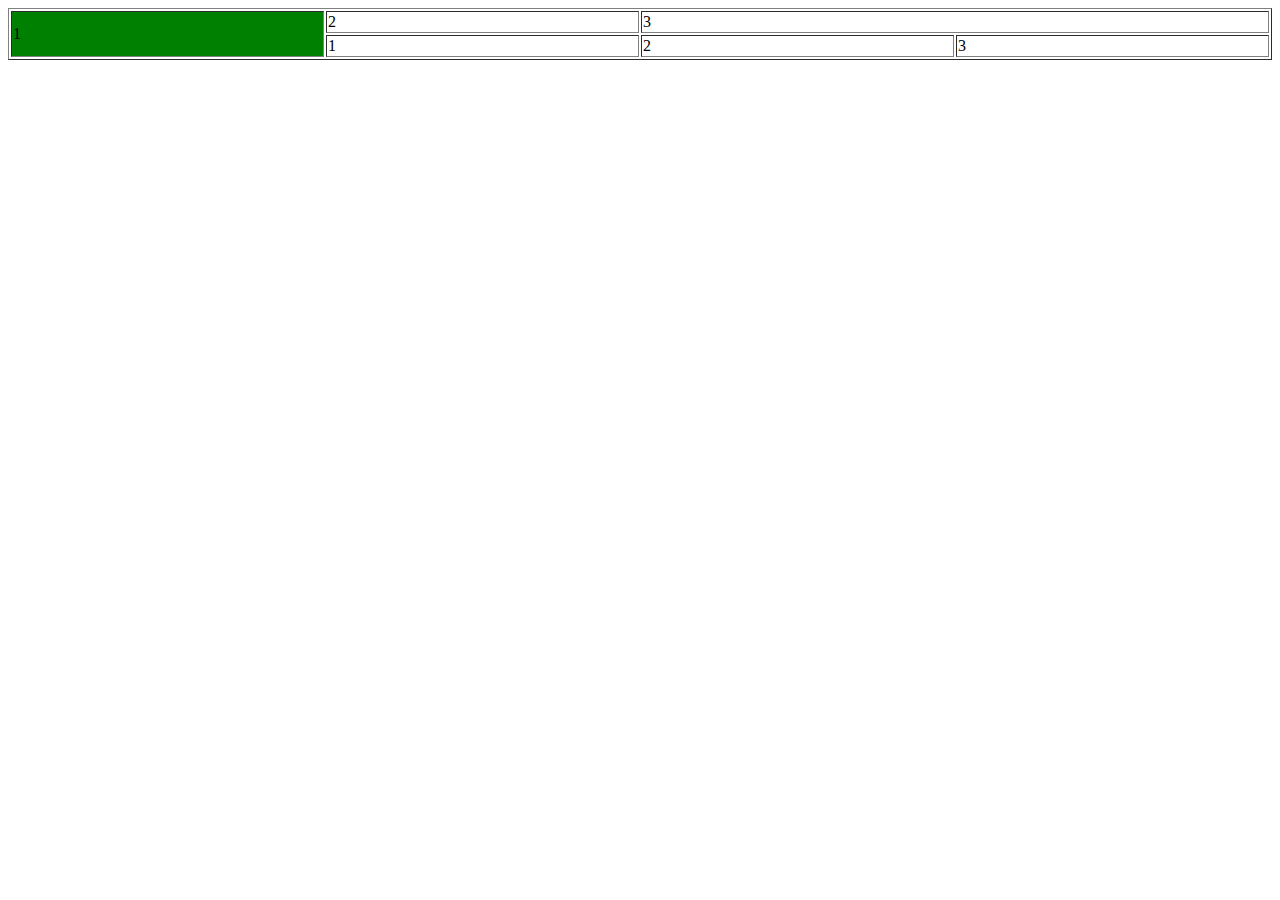
<file: attr.html>
<!DOCTYPE html>
<html lang="en">
<head>
  <meta charset="UTF-8">
  <meta http-equiv="X-UA-Compatible" content="IE=edge">
  <meta name="viewport" content="width=device-width, initial-scale=1.0">
  <title>Document</title>
  <meta name="descripcion" content="mi primera pagina web">
  <meta name="keyword" content="java, front end, programacion">
  <!-- titulo -->
  <meta property="og:title" content="Birds of prey">
  <!-- tipo de contenido -->
  <meta property="og:type" content="video.movie">
  <!-- Direccion de informacion de mi contenido -->
  <meta property="og:image" content="">
</head>
<body>
  <table border="1" style="width: 100%">
    <tr>
      <td rowspan="2" bgcolor="green">1</td>
      <td>2</td>
      <td colspan="2">3</td>

    </tr>
    <tr>
      <td>1</td>
      <td>2</td>
      <td>3</td>
 
    </tr>
  </table>
</body>
</html>
</file>
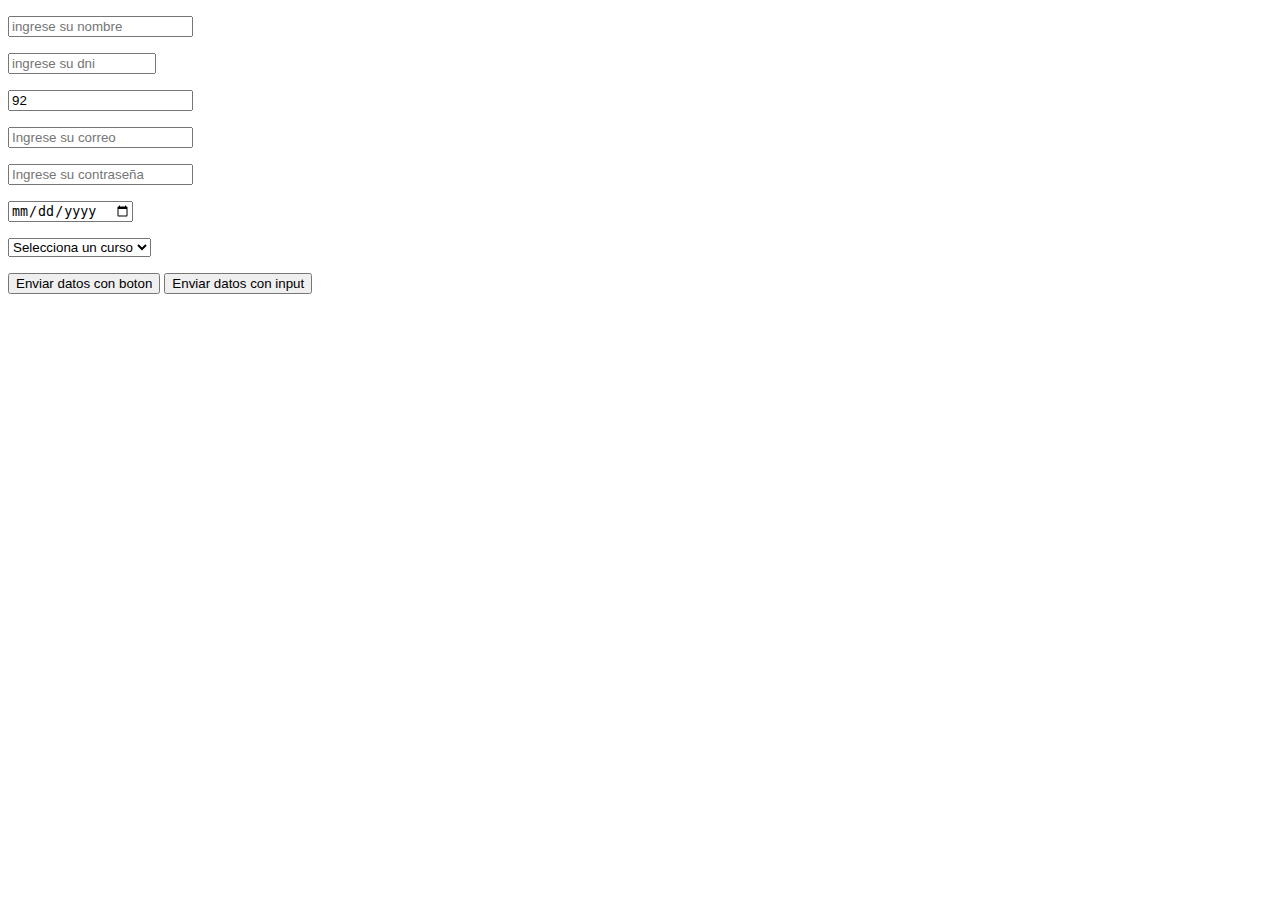
<file: formulario.html>
<!DOCTYPE html>
<html lang="en">
  <head>
    <meta charset="UTF-8" />
    <meta http-equiv="X-UA-Compatible" content="IE=edge" />
    <meta name="viewport" content="width=device-width, initial-scale=1.0" />
    <title>Formulario</title>
  </head>
  <body>
    <!-- *PARA PODER CREAR UN FORMULARIO NECESITAMOS LA ETIQUETA form -->
    <form action="">
      <!-- !Lo que esta dentro son las partes del formulario -->
      <!-- !IMPORTANT: Casi todos los tipos de input tiene placeholder -->
      <!-- INPUT type: text -->
      <p>
        <input
          id="input-nombre"
          required
          name="nombre"
          value=""
          type="text"
          placeholder="ingrese su nombre"
        />
      </p>

      <p>
        <input
          id="dni-input"
          style="width: 140px"
          maxlength="8"
          required
          name="dni"
          value=""
          type="number"
          placeholder="ingrese su dni"
        />
      </p>

      <!-- INPUT type: number -->
      <p>
        <input type="number" 
        name="number"
        value="92"
        readonly
        placeholder="Ingrese su edad" 
        required
        value=""/>
      </p>

      <!-- INPUT type: email -->
      <p>
        <input type="email" 
        name="email"
        placeholder="Ingrese su correo"
        required
        value=""/>
      </p>

      <!-- INPUT type: password -->
      <p>
        <input type="password" 
        name="pass"
        placeholder="Ingrese su contraseña" 
        required
        value=""/>
      </p>

      <!-- INPUT type: date -->
      <p>
        <input type="date" 
        name="date"
        required
        value="" />
      </p>

      <!-- Lista de opciones -->
      <p>
        <select required>
          <option value="" disabled selected>Selecciona un curso</option>
          <option value="curso-react">Curso de React</option>
          <option value="curso-html">Curso de HTML</option>
          <option value="curso-css">Curso de CSS</option>
          <option value="curso-angular">Curso de Angular</option>
        </select>
      </p>

      <!-- Botones para enviar datos -->
      <button type="submit">Enviar datos con boton</button>
      <input type="submit" value="Enviar datos con input" />
    </form>
  </body>
</html>
</file>
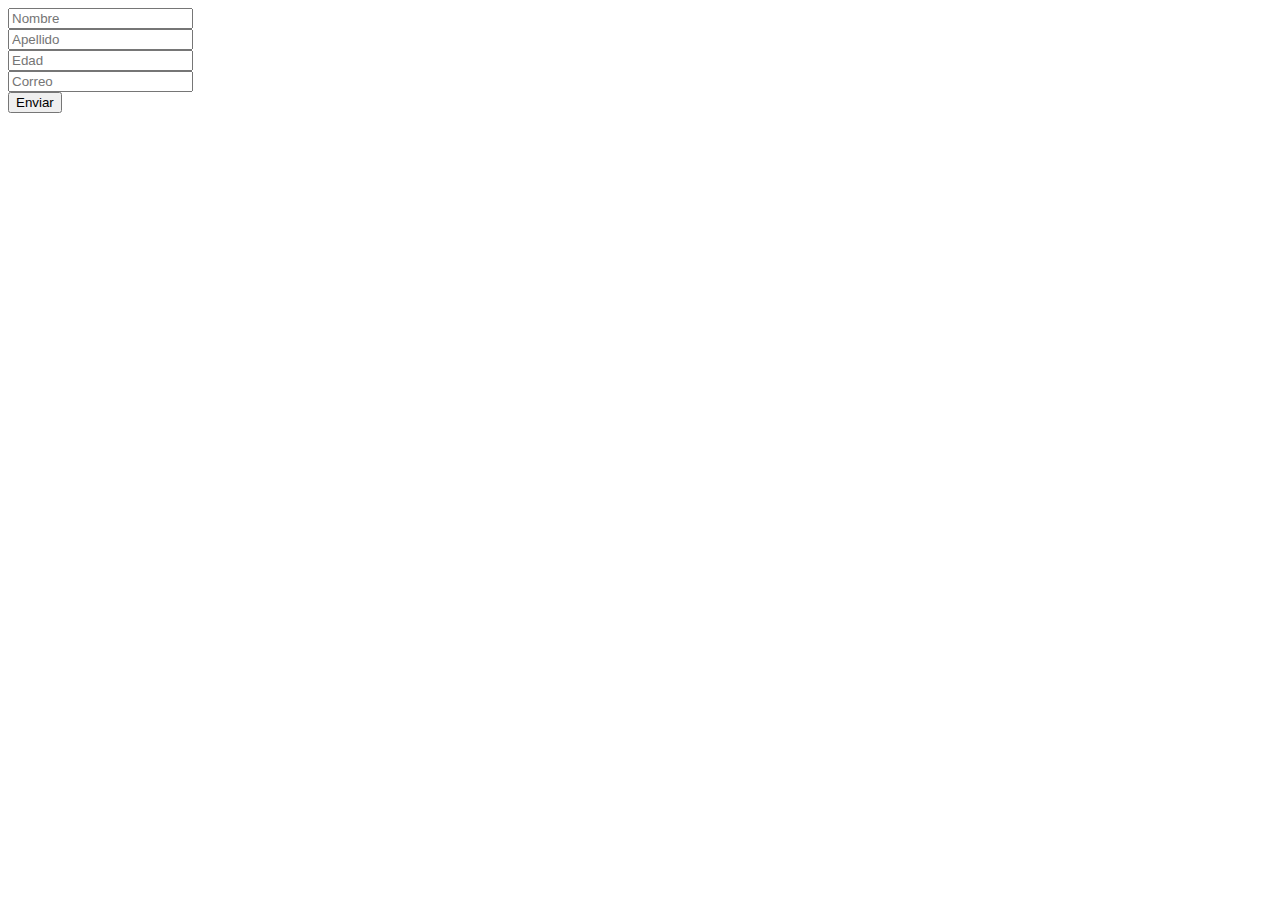
<file: patrones-regulares.html>
<!DOCTYPE html>
<html lang="en">
<head>
  <meta charset="UTF-8">
  <meta http-equiv="X-UA-Compatible" content="IE=edge">
  <meta name="viewport" content="width=device-width, initial-scale=1.0">
  <title>Document</title>
</head>
<body>
  <form action="">
  <input type="text" placeholder="Nombre" minlength="6" maxlength="20" required pattern="[A-Za-z]+">
    <br>
    <input type="text" placeholder="Apellido" minlength="6" maxlength="20" required pattern="[A-Za-z]+">
    <br>
    <input type="number" placeholder="Edad" min="18">
    <br>
    <input type="email" placeholder="Correo">
    <br>
    <button>Enviar</button>
  </form>
  
</body>
</html>
</file>
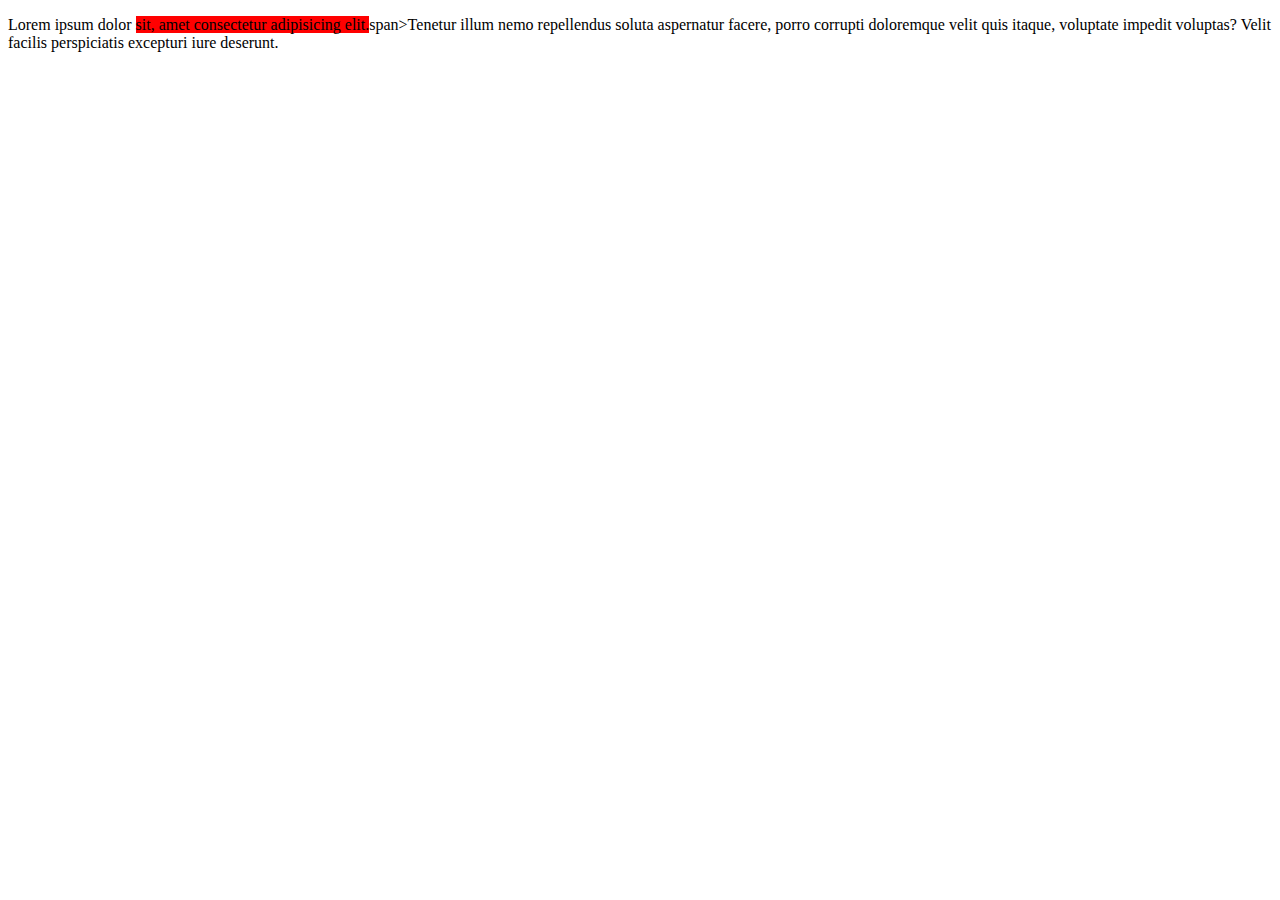
<file: posicion.html>
<!DOCTYPE html>
<html lang="en">
<head>
  <meta charset="UTF-8">
  <meta http-equiv="X-UA-Compatible" content="IE=edge">
  <meta name="viewport" content="width=device-width, initial-scale=1.0">
  <title>posicionamiento</title>
  <style>
    span
    {
      background: red;
    }
  </style>
</head>
<body>
  <head>
    <body>
      <header>
        <p>Lorem ipsum dolor <span> sit, amet consectetur adipisicing elit.</span>span>Tenetur illum nemo repellendus soluta aspernatur facere, porro corrupti doloremque velit quis itaque, voluptate impedit voluptas? Velit facilis perspiciatis excepturi iure deserunt.</p>
      </header>
      <main>

      </main>
      <footer>

      </footer>
    </body>
  </head>
  
</body>
</html>
</file>
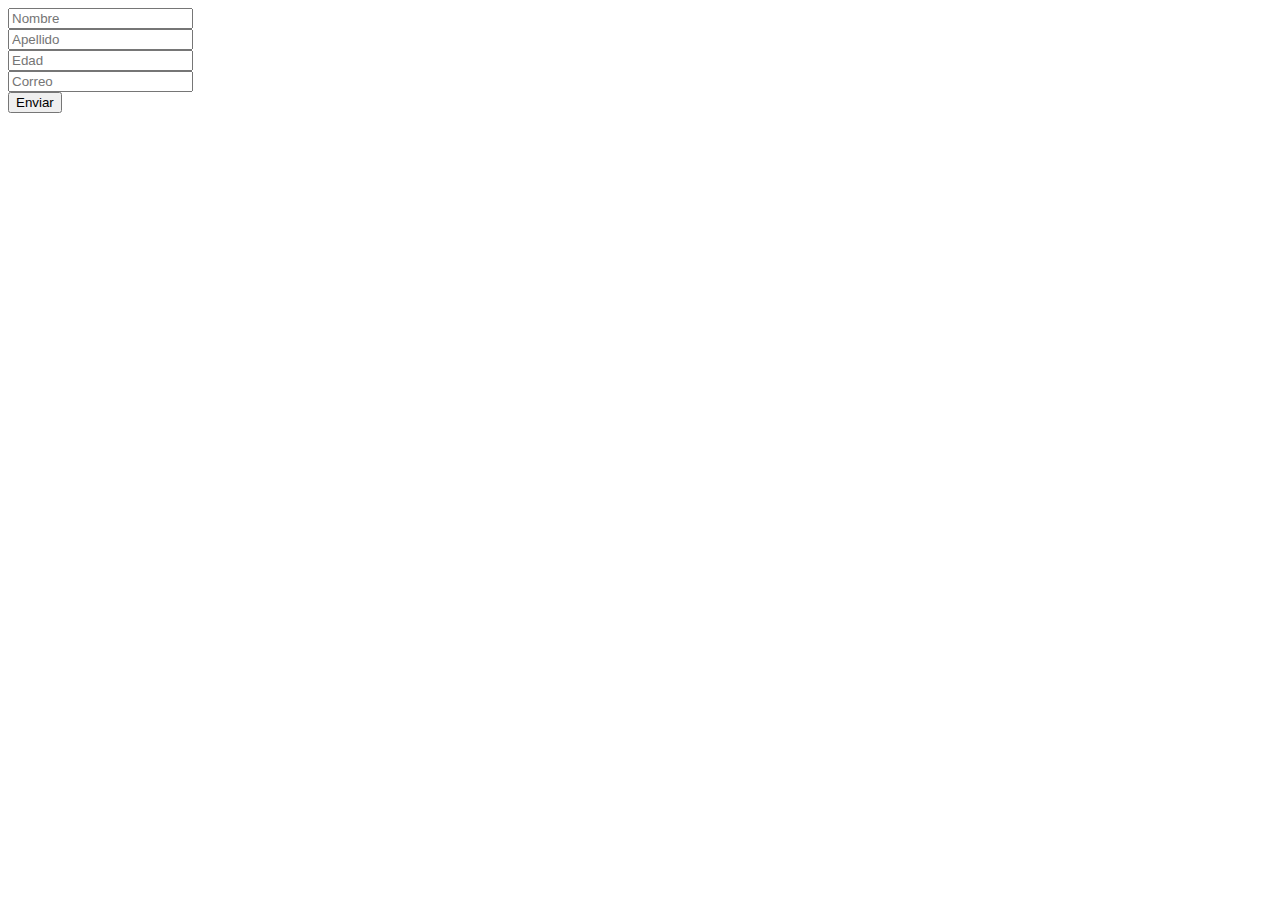
<file: pseudo_clases.html>
<!DOCTYPE html>
<html lang="en">
<head>
  <meta charset="UTF-8">
  <meta http-equiv="X-UA-Compatible" content="IE=edge">
  <meta name="viewport" content="width=device-width, initial-scale=1.0">
  <title>Document</title>
  <style>
    input:focus {
      outline: none;
    }

    input:valid:focus {
      border: 1px solid green;
    }

    input :invalid:focus{
      border: 1x solid red;
    }


  </style>
</head>
<body>
  <form action="">
  <input type="text" placeholder="Nombre" minlength="6" maxlength="20" required pattern="[A-Za-z]+">
    <br>
    <input type="text" placeholder="Apellido" minlength="6" maxlength="20" required pattern="[A-Za-z]+">
    <br>
    <input type="number" placeholder="Edad" min="18">
    <br>
    <input type="email" placeholder="Correo">
    <br>
    <button>Enviar</button>
  </form>
  
</body>
</html>
</file>
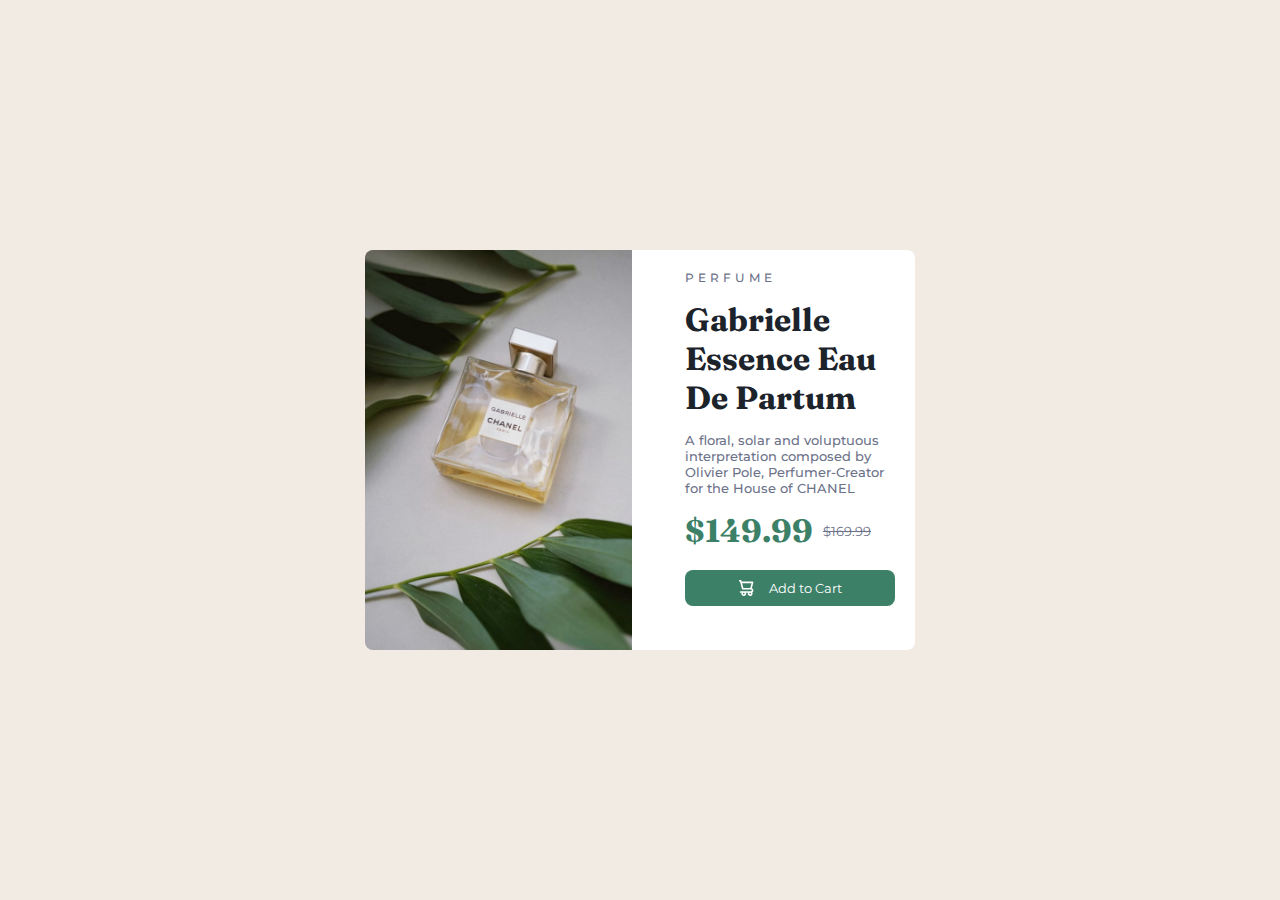
<file: reto1.html>
<!DOCTYPE html>
<html lang="en">
  <head>
    <meta charset="UTF-8" />
    <meta http-equiv="X-UA-Compatible" content="IE=edge" />
    <meta name="viewport" content="width=device-width, initial-scale=1.0" />
    <title>Document</title>
    <link rel="preconnect" href="https://fonts.googleapis.com" />
    <link rel="preconnect" href="https://fonts.gstatic.com" crossorigin />
    <link
      href="https://fonts.googleapis.com/css2?family=Fraunces:opsz,wght@9..144,100;9..144,200;9..144,300;9..144,400;9..144,500;9..144,600;9..144,700;9..144,800;9..144,900&family=Montserrat:ital,wght@0,100;0,200;0,300;0,400;0,500;0,600;0,700;0,800;1,800&display=swap"
      rel="stylesheet"
    />
    <link rel="stylesheet" href="./css/reto1.css" />
  </head>
  <body>
    <div class="container">
      <div class="left-image"></div>
      <div class="content">
        <p class="sub-title">PERFUME</p>
        <h1 class="title">Gabrielle Essence Eau De Partum</h1>
        <p class="text-content">
          A floral, solar and voluptuous interpretation composed by Olivier
          Pole, Perfumer-Creator for the House of CHANEL
        </p>
        <div class="content-price">
          <div>
            <h1 class="offert-price">$149.99</h1>
          </div>
          <div>
            <p class="real-price">$169.99</p>
          </div>
        </div>
        <button>
          <img src="./images/icon-cart.svg" alt="" />
          Add to Cart
        </button>
      </div>
    </div>
  </body>
</html>
</file>
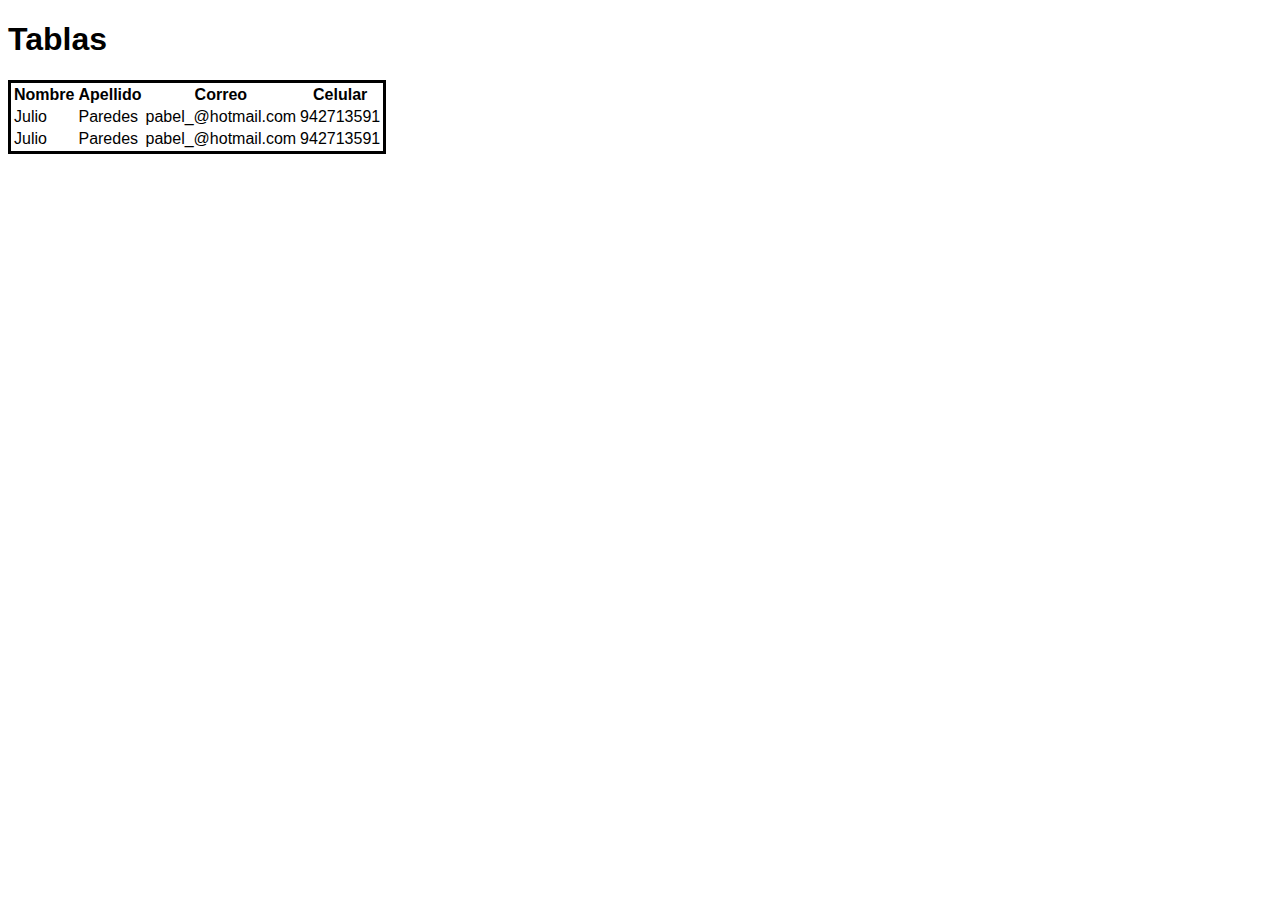
<file: tablas.html>
<!DOCTYPE html>
<html lang="en">
<head>
  <meta charset="UTF-8">
  <meta http-equiv="X-UA-Compatible" content="IE=edge">
  <meta name="viewport" content="width=device-width, initial-scale=1.0">
  <title>Document</title>
</head>
<style>
  body {
    font-family: Arial, Helvetica, sans-serif;
  }
  table {
    border: solid;
  }

  thead{
    bor
  }
</style>
<body>
  <h1>Tablas</h1>
  <!-- extructuras correctas de las tablas -->
  <table>
    <thead>
      <th>Nombre</th>
      <th>Apellido</th>
      <th>Correo</th>
      <th>Celular</th>
    </thead>
    <tbody>
      <tr>
      <td>Julio</td>
      <td>Paredes</td>
      <td>pabel_@hotmail.com</td>
      <td>942713591</td>
      </tr>
      <tr>
        <td>Julio</td>
        <td>Paredes</td>
        <td>pabel_@hotmail.com</td>
        <td>942713591</td>
        </tr>
    </tbody>
  </table>
</body>
</html>
</file>
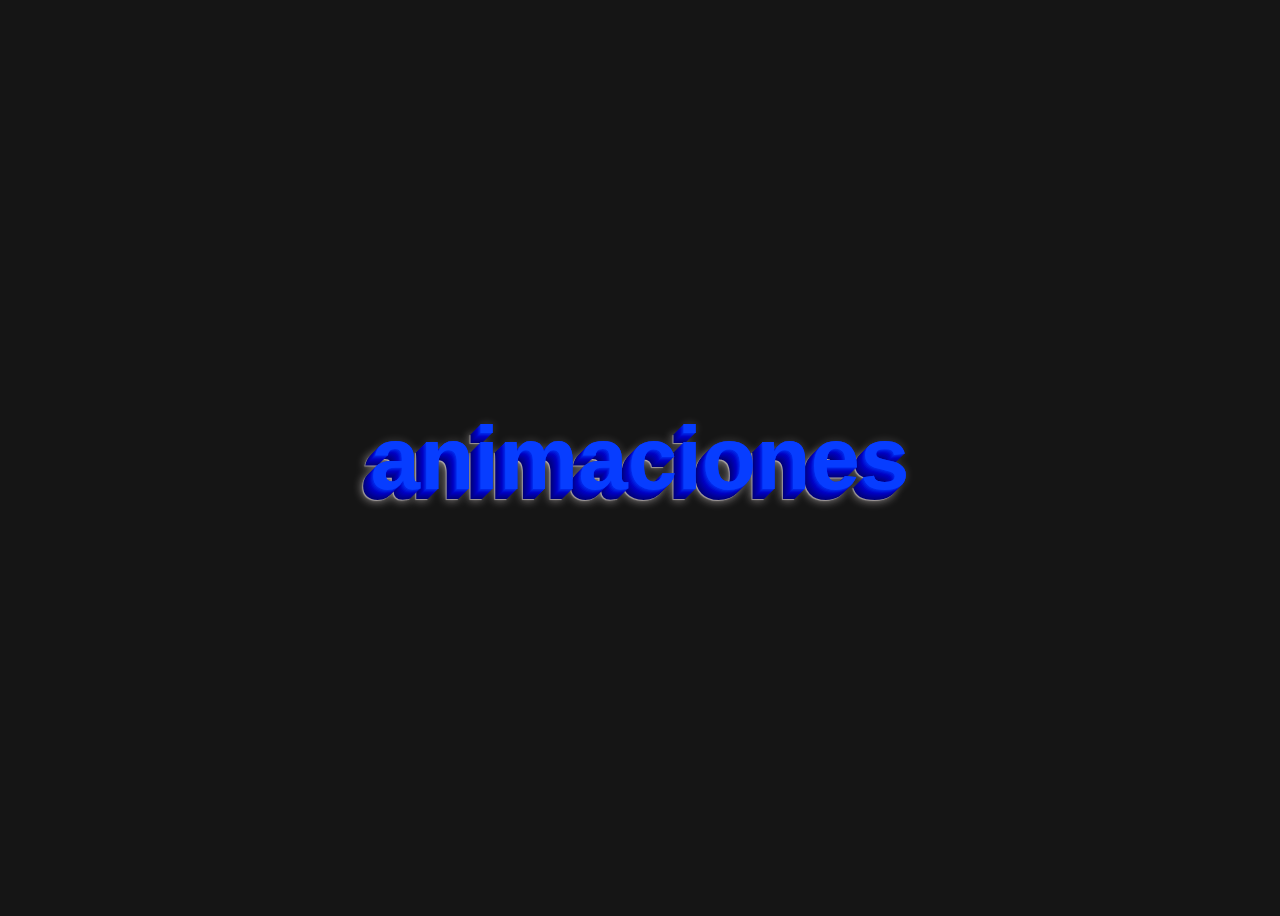
<file: animaciones/animaciones.html>
<!DOCTYPE html>
<html lang="en">
<head>
  <meta charset="UTF-8">
  <meta http-equiv="X-UA-Compatible" content="IE=edge">
  <meta name="viewport" content="width=device-width, initial-scale=1.0">
  <title>Document</title>
  <link rel="stylesheet" href="./animaciones.css">
</head>
<body>
  <h1>animaciones</h1>
  <!-- <p>Este es mi primer texto animado</p> -->
</body>
</html>
</file>
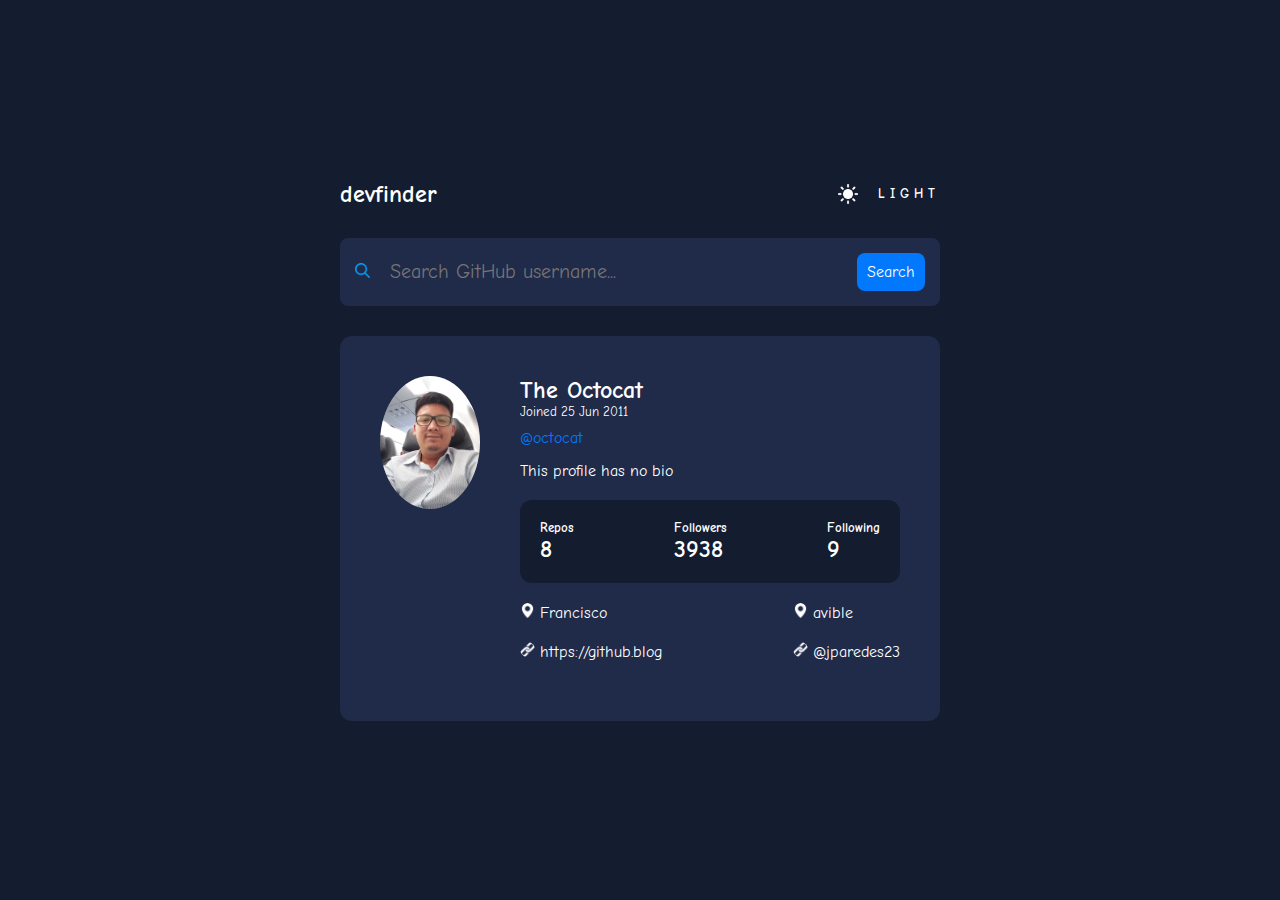
<file: retos/github.html>
<!DOCTYPE html>
<html lang="en">
  <head>
    <meta charset="UTF-8" />
    <meta http-equiv="X-UA-Compatible" content="IE=edge" />
    <meta name="viewport" content="width=device-width, initial-scale=1.0" />
    <title>Github</title>
    <link rel="preconnect" href="https://fonts.googleapis.com" />
    <link rel="preconnect" href="https://fonts.gstatic.com" crossorigin />
    <link
      href="https://fonts.googleapis.com/css2?family=Comic+Neue:wght@300;400;700&family=Dancing+Script:wght@400;500;600;700&display=swap"
      rel="stylesheet"
    />
    <link rel="stylesheet" href="./github.css" />
  </head>
  <body>
    <div class="container">
      <!-- Primera seccion titulo - boton -->
      <div class="section-1">
        <h4 class="title">devfinder</h4>
        <button class="btn-mode">
          <img width="20" src="./images/sun.png" alt="" />LIGHT
        </button>
      </div>
      <!-- Buscador -->
      <div class="search-container">
        <div class="input-container">
          <img width="15" src="./images/search.png" alt="" />
          <input
            type="text"
            class="input-search"
            placeholder="Search GitHub username..."
          />
        </div>
        <div>
          <button class="btn-search">Search</button>
        </div>
      </div>
      <!-- Seccion que muestra la Información  -->
      <div class="information-container">
        <!-- Imagen de perfil -->
        <div class="image-container">
          <img width="100" src="./images/julio.jpeg" alt="" />
        </div>
        <!-- Descripcion del perfil -->
        <div class="description-container">
          <!-- Nombre de Usuario y año de union -->
          <div class="user-date-container">
            <h2>The Octocat</h2>
            <p>Joined 25 Jun 2011</p>
          </div>
          <!-- Nombre de Usuario y la bio -->
          <div class="user-bio-container">
            <p>@octocat</p>
            <p>This profile has no bio</p>
          </div>
          <!-- Card con los repos, followers, following -->
          <div class="card-information">
            <div>
              <h5>Repos</h5>
              <h2>8</h2>
            </div>
            <div class="Followers">
              <h5>Followers</h5>
              <h2>3938</h2>
            </div>
            <div class="Following">
              <h5>Following</h5>
              <h2>9</h2>
            </div>
          </div>
          <div class="info-container">
            <div>
              <p>
                <img width="15" src="./images/pin.png" alt="">
                Francisco
              </p>
              <p>
                <img width="15" src="./images/link.png" alt=""/>&nbsp;https://github.blog
              </p>
            </div>
            <div>
              <p>
                <img width="15" src="./images/pin.png" alt="">
                avible
              </p>
              <p>
                <img width="15" src="./images/link.png" alt=""/>&nbsp;@jparedes23
              </p>
            </div>
          </div>
        </div>
      </div>
    </div>
  </body>
</html>
</file>
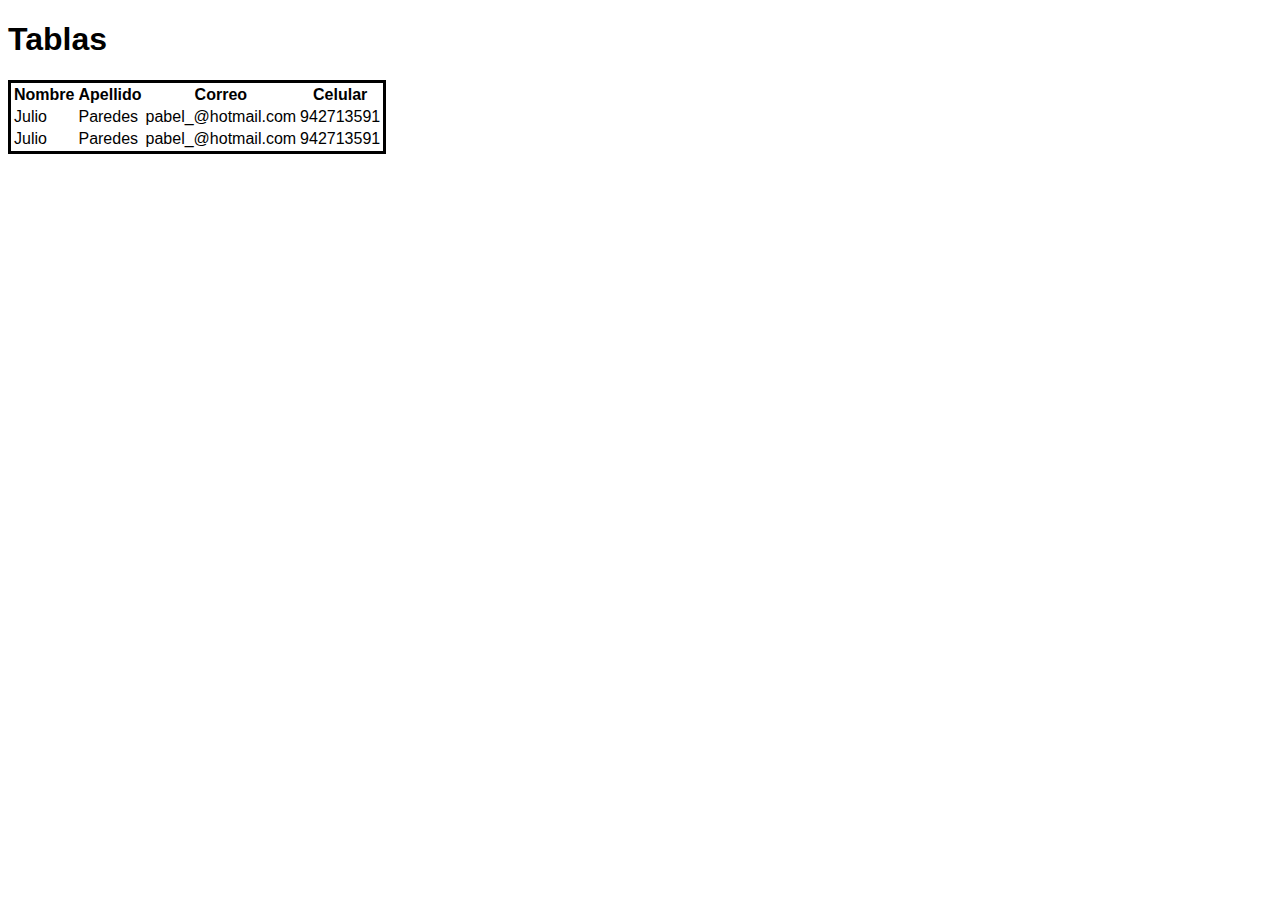
<file: tablas/tablas.html>
<!DOCTYPE html>
<html lang="en">
<head>
  <meta charset="UTF-8">
  <meta http-equiv="X-UA-Compatible" content="IE=edge">
  <meta name="viewport" content="width=device-width, initial-scale=1.0">
  <title>Document</title>
</head>
<style>
  body {
    font-family: Arial, Helvetica, sans-serif;
  }
  table {
    border: solid;
  }

  
</style>
<body>
  <h1>Tablas</h1>
  <!-- extructuras correctas de las tablas -->
  <table>
    <thead>
      <th>Nombre</th>
      <th>Apellido</th>
      <th>Correo</th>
      <th>Celular</th>
    </thead>
    <tbody>
      <tr>
      <td>Julio</td>
      <td>Paredes</td>
      <td>pabel_@hotmail.com</td>
      <td>942713591</td>
      </tr>
      <tr>
        <td>Julio</td>
        <td>Paredes</td>
        <td>pabel_@hotmail.com</td>
        <td>942713591</td>
        </tr>
    </tbody>
  </table>
</body>
</html>
</file>
<file: css/reto1.css>
* {
  margin: 0;
  padding: 0;
  box-sizing: border-box;
}

body{
  background-color: hsl(30, 38%, 92%);
}

.container{
  display: flex;
  justify-content: center; /* centra el contairner*/
  align-items: center; /* alinea elementos de forma vertical*/
  height: 100vh; /* ocupa toda la pantalla*/
}
.left-image{
  background: url(../images/image-product-desktop.jpg);
  background-size: contain;  /* adecua la imagen  */
  background-repeat: no-repeat; /* ayuda para que la imagen no repita  */
  height: 400px;
  width: 300px;
  background-color: #fff;
  border-top-left-radius: 8px; /* bordea izquierda arriba  */
  border-bottom-left-radius: 8px; /* bordea izquierda abajo*/
}
.content {
  height: 400px;
  width: 250px;
  background-color: #fff;
  border-top-right-radius: 8px; /* bordea derecha arriba  */
  border-bottom-right-radius: 8px;  /* bordea derecha abajo  */
  padding: 20px;
}
.sub-title {
  font-family: "Montserrat", sans-serif;
  color: hsl(228, 12%, 48%);
  font-size: 12px;
  font-weight: 500;
  letter-spacing: 4px;
}
.title {
  color: hsl(212, 21%, 14%);
  font-family: "Fraunces", sans-serif;
  margin-top: 15px;
}

.text-content {
  font-family: "Montserrat", sans-serif;
  color: hsl(228, 12%, 48%);
  margin-top: 15px;
  margin-bottom: 15px;
  font-size: 13px;
  font-weight: 500;
}

.content-price {
  display: flex; /* se utiliza para hacer filas y se pueda manipular la posicion del precio al costado de otro*/
  align-items: center; /* para centrar el precio pequeño*/

}

.offert-price {
  color: hsl(158, 36%, 37%);
  font-family: "Fraunces", sans-serif;
  font-weight: 700;
}

.real-price {
  font-family: "Montserrat", sans-serif;
  color: hsl(228, 12%, 48%);
  margin-left: 10px;
  font-size: 13px;
  text-decoration: line-through;
}

button {
  margin-top: 20px;
  width: 100%;
  border: none;
  padding: 10px;
  color: #fff;
  background-color: hsl(158, 36%, 37%);
  border-radius: 8px;
  font-family: "Montserrat", sans-serif;
  display: flex;
  justify-content: center;
  align-items: center;
  gap: 15px; /*  es un espacio entre elementos del carrito al texto*/
}

button:hover{
  cursor: pointer;
}
</file>
<file: animaciones/animaciones.css>
body{
  font-family: Arial, Helvetica, sans-serif;
  background-color: rgba(21, 21, 21);
  display: flex;
  height: 100vh;
  justify-content: center;
  align-items: center;
}

/* aninemos al p */

p{
/* partes de una animacion */
/* el tiempo de una animacion puede ser en segundos o en milisegundos */

animation-duration: 4s;
/* nombre de la animacion*/
animation-name: primera-animacion;
margin: 10%;
animation-iteration-count: infinite;
animation-direction: alternate;

}
/* tenemos que enlazar nuestar animacion con nuestro keyframe y esto se da por el nombre */
@keyframes primera-animacion {
  /* lo que esta dentro del keyframes se llama fotogramas */
  /* inicio de animacion*/
  from{
    margin-left: 100%;
    
    background: green;
  }
  /* final de animacion*/
  to{
    color: red;
    font-size: 100%;

  }
}
h1 {
  font-size: 89px;
  color: #073dff;
  font-family: 'Comic Sans MS', cursive, sans-serif;
  text-shadow: 0px 0px 0 rgb(-5,49,243),
               -1px 1px 0 rgb(-17,37,231),
               -2px 2px 0 rgb(-29,25,219),
               -3px 3px 0 rgb(-41,13,207),
               -4px 4px 0 rgb(-52,2,196),
               -5px 5px 0 rgb(-64,-10,184),
               -6px 6px 0 rgb(-76,-22,172),
               -7px 7px 0 rgb(-88,-34,160),
               -8px 8px 0 rgb(-100,-46,148),
               -9px 9px 0 rgb(-112,-58,136),
               -10px 10px  0 rgb(-124,-70,124),
               -11px 11px 10px rgba(240,231,231,0.59),
               -11px 11px 1px rgba(240,231,231,0.5),
               0px 0px 10px rgba(240,231,231,.2);
    animation-duration: 8s;
    animation-name: screen-saver;
    animation-iteration-count: infinite;
    animation-duration: alternate;
}

@keyframes screen-saver {
  from{
    margin-left: 100%;
  }
  to{
    margin-right: 100%;
  }
  10%{
    margin-top: 500px;
    background: white;
  }
  30%{
    margin-bottom: 500px;
    background: yellow;
  }
  50%{
    margin-bottom: -500px;
    background: white;
  }
  70%{
    margin-bottom: 500px;
    background: yellowgreen;
  }
}
</file>
<file: retos/github.css>
*{
  margin: 0;
  padding: 0;
  box-sizing: border-box;
}

body{
  font-family: "comic Neue", cursive;
  background-color: #141c2f;
  color: white;
  display: flex;
  height: 100vh;
  align-items: center;
  justify-content: center;
}
.container {
  width: 600px;
}

.section-1{
  display: flex;
  justify-content: space-between;
  align-items: center;
}
.title{
  font-size: 1.5em;
}

.btn-mode {
  background-color: transparent;
  border: none;
  display: flex;
  gap: 20px;
  align-items: center;
  color: white;
  font-weight: 600;
  letter-spacing: 5px;
  font-family: "Comic Neue",cursive;
}
/* Buscador */
.search-container{
  display: flex;
  justify-content: space-between;
  align-items: center;
  margin-top: 30px;
  background-color: #202a49;
  padding: 15px;
  border-radius: 8px;
  
}
.input-container{
  flex-grow: 2;
}

.input-search{
  background-color: transparent;
  border: none;
  margin-left: 15px;
  font-size: 20px;
  width: 85%;
  color: white;
  font-family: "Comic Neue", cursive;
}

.input-search:focus{
  outline: none;
}
.btn-search{
  background-color:#0279fd ;
  border: none;
  padding: 10px;
  border-radius: 8px;
  color: white;
  width: 100%;
  font-size: 16px;
  font-family: "Comic Neue", cursive;
 
}

.information-container{
  background-color: #202a49;
  display: flex;
  padding: 40px;
  gap: 40px;
  margin-top: 30px;
  border-radius: 12px;
}
.information-container img{
  border-radius: 50%;
}

.description-container{
  
  flex-grow: 2;
}
.user-date-container p{
  font-size: 0.8em;
}
.user-bio-container{
 
  display: flex;
  margin-top: 10px;
  flex-direction: column;
  gap: 15px;
}

.user-bio-container p:nth-child(1){
  color: #0279fd;
}

.card-information{
  background-color: #141c2f;
  margin-top: 20px;
  margin-bottom: 20px;
  border-radius: 12px;
  padding: 20px;
  display: flex;
  justify-content: space-between;
}
.info-container{
  display: flex;
  justify-content: space-between;
}
.info-container div p {
  margin-bottom: 20px;
}
</file>
